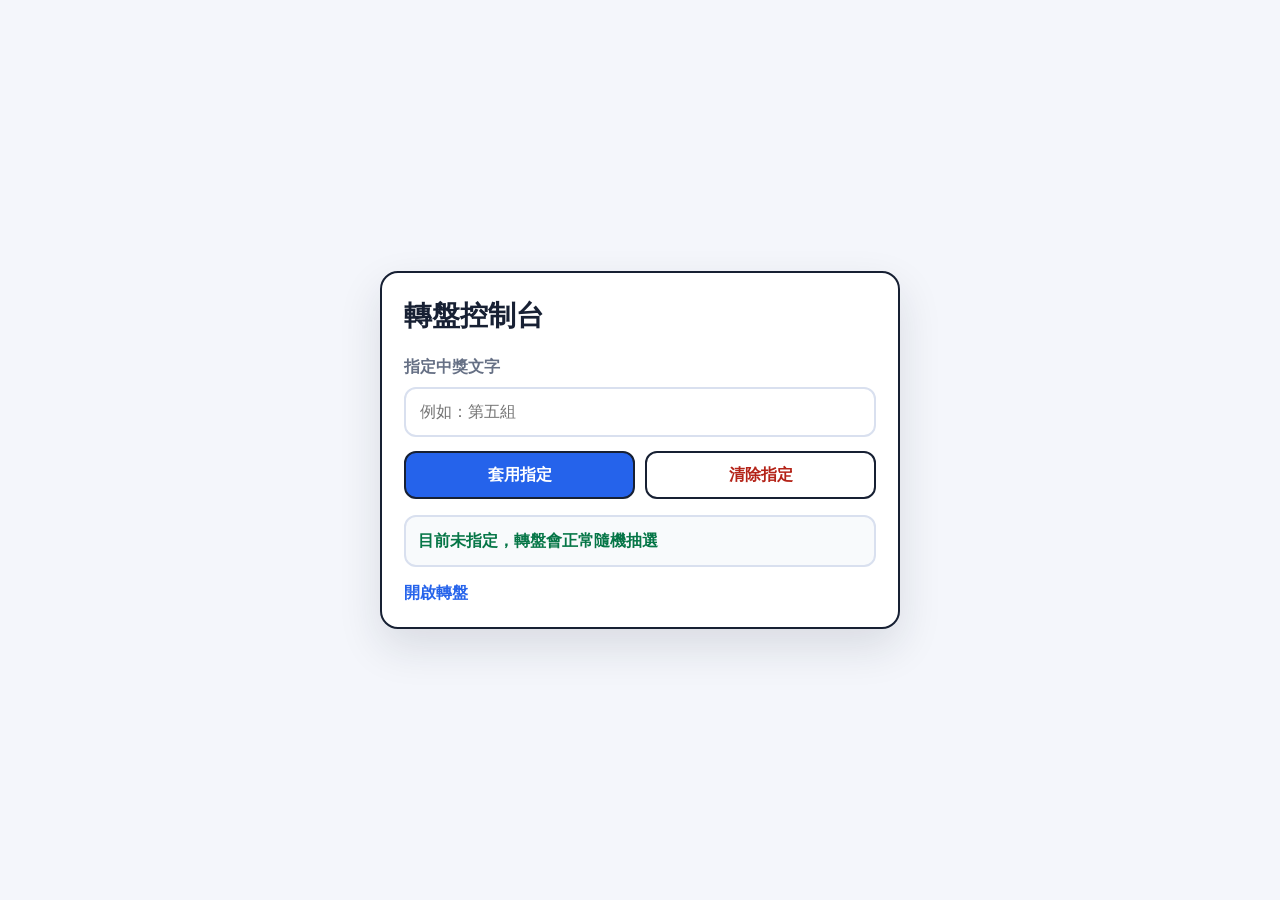
<file: tests/zifan-wheel-control.html>
<!doctype html>
<html lang="zh-Hant">
<head>
  <meta charset="utf-8">
  <meta name="viewport" content="width=device-width, initial-scale=1">
  <title>轉盤控制台</title>
  <style>
    :root {
      color-scheme: light;
      --bg: #f4f6fb;
      --panel: #ffffff;
      --ink: #172033;
      --muted: #667085;
      --line: #d9e0ef;
      --primary: #2563eb;
      --danger: #b42318;
      --good: #067647;
      --shadow: 0 18px 44px rgba(23, 32, 51, 0.12);
    }

    * {
      box-sizing: border-box;
    }

    body {
      margin: 0;
      min-height: 100vh;
      display: grid;
      place-items: center;
      background: var(--bg);
      color: var(--ink);
      font-family: "Noto Sans TC", "PingFang TC", "Microsoft JhengHei", system-ui, sans-serif;
      line-height: 1.5;
    }

    main {
      width: min(520px, calc(100% - 32px));
      border: 2px solid var(--ink);
      border-radius: 18px;
      background: var(--panel);
      box-shadow: var(--shadow);
      padding: 22px;
    }

    h1 {
      margin: 0 0 18px;
      font-size: 28px;
      letter-spacing: 0;
    }

    label {
      display: block;
      margin-bottom: 8px;
      color: var(--muted);
      font-weight: 800;
    }

    input,
    button {
      font: inherit;
    }

    input {
      width: 100%;
      min-height: 50px;
      border: 2px solid var(--line);
      border-radius: 12px;
      padding: 0 14px;
      color: var(--ink);
      outline: none;
    }

    input:focus {
      border-color: var(--primary);
      box-shadow: 0 0 0 4px rgba(37, 99, 235, 0.14);
    }

    .actions {
      display: grid;
      grid-template-columns: 1fr 1fr;
      gap: 10px;
      margin-top: 14px;
    }

    button {
      min-height: 48px;
      border: 2px solid var(--ink);
      border-radius: 12px;
      background: #fff;
      color: var(--ink);
      font-weight: 900;
      cursor: pointer;
    }

    button.primary {
      background: var(--primary);
      color: #fff;
    }

    button.danger {
      color: var(--danger);
    }

    .status {
      margin: 16px 0 0;
      border: 2px solid var(--line);
      border-radius: 12px;
      background: #f8fafc;
      padding: 12px;
      color: var(--good);
      font-weight: 800;
      overflow-wrap: anywhere;
    }

    .link {
      display: inline-block;
      margin-top: 14px;
      color: var(--primary);
      font-weight: 800;
      text-decoration: none;
    }

    @media (max-width: 520px) {
      .actions {
        grid-template-columns: 1fr;
      }
    }
  </style>
</head>
<body>
  <main>
    <h1>轉盤控制台</h1>

    <label for="targetInput">指定中獎文字</label>
    <input id="targetInput" type="text" autocomplete="off" placeholder="例如：第五組">

    <div class="actions">
      <button class="primary" id="saveBtn" type="button">套用指定</button>
      <button class="danger" id="clearBtn" type="button">清除指定</button>
    </div>

    <div class="status" id="status"></div>
    <a class="link" href="./zifan-wheel.html" target="_blank" rel="noopener">開啟轉盤</a>
  </main>

  <script>
    const targetStorageKey = "zifan-wheel-target-text";
    const targetChannelName = "zifan-wheel-target-channel";
    const targetChannel = "BroadcastChannel" in window ? new BroadcastChannel(targetChannelName) : null;
    const input = document.getElementById("targetInput");
    const saveBtn = document.getElementById("saveBtn");
    const clearBtn = document.getElementById("clearBtn");
    const status = document.getElementById("status");
    let composing = false;
    let liveSaveTimer = 0;

    function normalizeText(text) {
      return text.trim().replace(/\s+/g, " ");
    }

    function renderStatus() {
      const target = localStorage.getItem(targetStorageKey) || "";
      input.value = target;
      status.textContent = target ? `目前指定：${target}` : "目前未指定，轉盤會正常隨機抽選";
    }

    function setTarget(target) {
      target = normalizeText(target);
      localStorage.setItem(targetStorageKey, target);
      status.textContent = target ? `目前指定：${target}` : "目前未指定，轉盤會正常隨機抽選";
      if (targetChannel) {
        targetChannel.postMessage({
          type: "target",
          target,
          updatedAt: Date.now()
        });
      }
    }

    function scheduleLiveSave() {
      window.clearTimeout(liveSaveTimer);
      liveSaveTimer = window.setTimeout(() => {
        setTarget(input.value);
      }, 120);
    }

    saveBtn.addEventListener("click", () => {
      setTarget(input.value);
    });

    clearBtn.addEventListener("click", () => {
      input.value = "";
      setTarget("");
    });

    input.addEventListener("keydown", (event) => {
      if (event.key === "Enter") saveBtn.click();
    });
    input.addEventListener("compositionstart", () => {
      composing = true;
    });
    input.addEventListener("compositionend", () => {
      composing = false;
      setTarget(input.value);
    });
    input.addEventListener("input", () => {
      if (!composing) scheduleLiveSave();
    });

    renderStatus();
  </script>
</body>
</html>
</file>
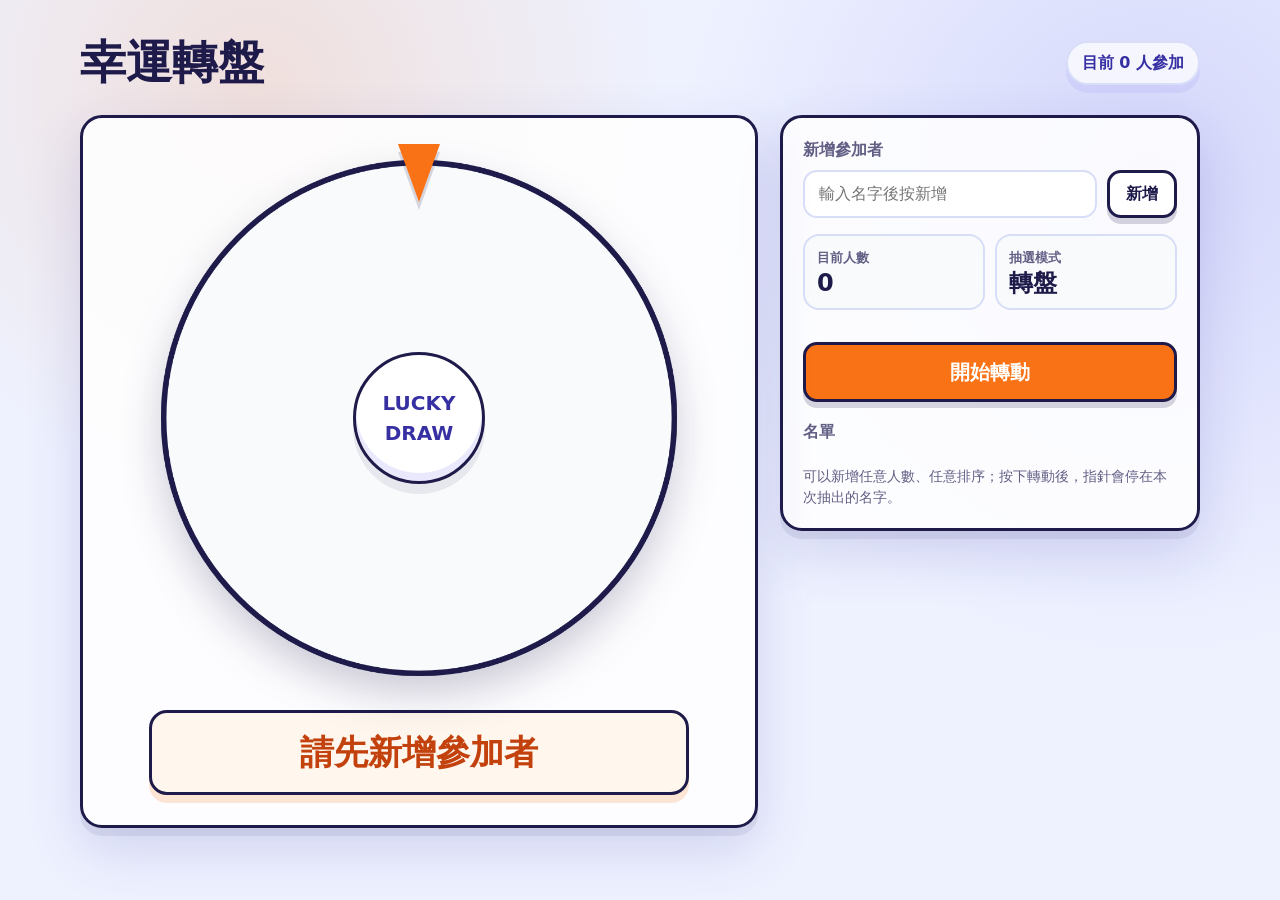
<file: tests/zifan-wheel.html>
<!doctype html>
<html lang="zh-Hant">
<head>
  <meta charset="utf-8">
  <meta name="viewport" content="width=device-width, initial-scale=1">
  <title>幸運轉盤</title>
  <style>
    :root {
      color-scheme: light;
      --bg: #eef2ff;
      --panel: #ffffff;
      --ink: #1e1b4b;
      --muted: #625f85;
      --line: #d8def8;
      --primary: #4f46e5;
      --primary-dark: #3730a3;
      --accent: #f97316;
      --accent-dark: #c2410c;
      --good: #059669;
      --shadow: 0 22px 55px rgba(55, 48, 163, 0.16);
    }

    * {
      box-sizing: border-box;
    }

    body {
      margin: 0;
      min-height: 100vh;
      background:
        radial-gradient(circle at 20% 10%, rgba(249, 115, 22, 0.15), transparent 26rem),
        radial-gradient(circle at 90% 20%, rgba(79, 70, 229, 0.16), transparent 30rem),
        var(--bg);
      color: var(--ink);
      font-family: ui-rounded, "Noto Sans TC", "PingFang TC", "Microsoft JhengHei", system-ui, sans-serif;
      line-height: 1.5;
    }

    button,
    input {
      font: inherit;
    }

    .app {
      width: min(1120px, calc(100% - 32px));
      margin: 0 auto;
      padding: 28px 0 36px;
    }

    .topbar {
      display: flex;
      align-items: center;
      justify-content: space-between;
      gap: 16px;
      margin-bottom: 18px;
    }

    h1 {
      margin: 0;
      font-size: clamp(28px, 4vw, 46px);
      letter-spacing: 0;
    }

    .status-pill {
      border: 2px solid var(--line);
      border-radius: 999px;
      background: rgba(255, 255, 255, 0.72);
      color: var(--primary-dark);
      padding: 8px 14px;
      font-weight: 800;
      white-space: nowrap;
      box-shadow: 0 8px 0 rgba(79, 70, 229, 0.08);
    }

    .layout {
      display: grid;
      grid-template-columns: minmax(300px, 1fr) minmax(320px, 420px);
      gap: 22px;
      align-items: start;
    }

    .wheel-stage,
    .control-panel {
      border: 3px solid var(--ink);
      border-radius: 22px;
      background: rgba(255, 255, 255, 0.88);
      box-shadow: var(--shadow), 0 8px 0 rgba(30, 27, 75, 0.08);
    }

    .wheel-stage {
      position: relative;
      min-height: 620px;
      display: flex;
      flex-direction: column;
      align-items: center;
      justify-content: center;
      gap: 22px;
      padding: 30px;
      overflow: hidden;
    }

    .wheel-shell {
      position: relative;
      width: min(100%, 540px);
      aspect-ratio: 1;
      display: grid;
      place-items: center;
    }

    canvas {
      width: 100%;
      height: 100%;
      border-radius: 50%;
      filter: drop-shadow(0 18px 20px rgba(30, 27, 75, 0.22));
      transform: rotate(0rad);
      will-change: transform;
    }

    .pointer {
      position: absolute;
      top: -4px;
      left: 50%;
      z-index: 3;
      width: 42px;
      height: 58px;
      transform: translateX(-50%);
      filter: drop-shadow(0 8px 0 rgba(30, 27, 75, 0.16));
    }

    .pointer::before {
      content: "";
      display: block;
      width: 0;
      height: 0;
      margin: 0 auto;
      border-left: 21px solid transparent;
      border-right: 21px solid transparent;
      border-top: 58px solid var(--accent);
    }

    .hub {
      position: absolute;
      z-index: 2;
      width: 132px;
      aspect-ratio: 1;
      border: 3px solid var(--ink);
      border-radius: 50%;
      background: var(--panel);
      display: grid;
      place-items: center;
      text-align: center;
      font-size: 20px;
      font-weight: 900;
      color: var(--primary-dark);
      box-shadow: inset 0 -8px 0 rgba(79, 70, 229, 0.12), 0 10px 0 rgba(30, 27, 75, 0.08);
      pointer-events: none;
    }

    .result {
      width: min(100%, 540px);
      min-height: 74px;
      border: 3px solid var(--ink);
      border-radius: 18px;
      background: #fff7ed;
      display: flex;
      align-items: center;
      justify-content: center;
      text-align: center;
      padding: 14px 16px;
      font-size: clamp(22px, 3vw, 34px);
      font-weight: 900;
      color: var(--accent-dark);
      box-shadow: 0 8px 0 rgba(249, 115, 22, 0.18);
    }

    .control-panel {
      padding: 20px;
    }

    .field-row {
      display: grid;
      grid-template-columns: 1fr auto;
      gap: 10px;
      margin-bottom: 16px;
    }

    label {
      display: block;
      margin-bottom: 8px;
      color: var(--muted);
      font-weight: 800;
    }

    input {
      width: 100%;
      min-height: 48px;
      border: 2px solid var(--line);
      border-radius: 14px;
      padding: 0 14px;
      color: var(--ink);
      background: #fff;
      outline: none;
    }

    input:focus {
      border-color: var(--primary);
      box-shadow: 0 0 0 4px rgba(79, 70, 229, 0.15);
    }

    .btn {
      min-height: 48px;
      border: 3px solid var(--ink);
      border-radius: 14px;
      padding: 0 16px;
      background: #fff;
      color: var(--ink);
      font-weight: 900;
      cursor: pointer;
      box-shadow: 0 6px 0 rgba(30, 27, 75, 0.18);
      transition: transform 180ms ease, box-shadow 180ms ease, background 180ms ease;
    }

    .btn:hover {
      transform: translateY(-1px);
      box-shadow: 0 7px 0 rgba(30, 27, 75, 0.2);
    }

    .btn:active {
      transform: translateY(4px);
      box-shadow: 0 2px 0 rgba(30, 27, 75, 0.2);
    }

    .btn:focus-visible {
      outline: 4px solid rgba(249, 115, 22, 0.35);
      outline-offset: 3px;
    }

    .btn.primary {
      width: 100%;
      margin: 16px 0 18px;
      min-height: 60px;
      background: var(--accent);
      color: #fff;
      font-size: 20px;
    }

    .btn.primary:disabled {
      cursor: not-allowed;
      opacity: 0.68;
      transform: none;
    }

    .summary {
      display: grid;
      grid-template-columns: repeat(2, 1fr);
      gap: 10px;
      margin-bottom: 16px;
    }

    .metric {
      border: 2px solid var(--line);
      border-radius: 16px;
      padding: 12px;
      background: #f8fafc;
    }

    .metric span {
      display: block;
      color: var(--muted);
      font-size: 13px;
      font-weight: 800;
    }

    .metric strong {
      display: block;
      margin-top: 2px;
      font-size: 24px;
      line-height: 1.1;
    }

    .people-list {
      display: grid;
      gap: 8px;
      max-height: 310px;
      overflow: auto;
      padding-right: 4px;
    }

    .person {
      display: grid;
      grid-template-columns: 1fr auto;
      gap: 10px;
      align-items: center;
      border: 2px solid var(--line);
      border-radius: 14px;
      background: #fff;
      padding: 10px 10px 10px 14px;
    }

    .person strong {
      overflow-wrap: anywhere;
    }

    .person.target {
      border-color: rgba(5, 150, 105, 0.5);
      background: #ecfdf5;
    }

    .remove {
      width: 38px;
      height: 38px;
      border: 2px solid var(--line);
      border-radius: 12px;
      background: #fff;
      color: var(--muted);
      font-size: 20px;
      line-height: 1;
      cursor: pointer;
    }

    .remove:hover {
      color: #b91c1c;
      border-color: #fecaca;
      background: #fef2f2;
    }

    .hint {
      margin: 14px 0 0;
      color: var(--muted);
      font-size: 14px;
    }

    @media (max-width: 860px) {
      .layout {
        grid-template-columns: 1fr;
      }

      .wheel-stage {
        min-height: auto;
      }
    }

    @media (max-width: 560px) {
      .app {
        width: min(100% - 20px, 1120px);
        padding-top: 16px;
      }

      .topbar,
      .field-row {
        grid-template-columns: 1fr;
        display: grid;
      }

      .status-pill {
        white-space: normal;
      }

      .wheel-stage,
      .control-panel {
        border-radius: 18px;
      }

      .hub {
        width: 94px;
        font-size: 16px;
      }
    }

    @media (prefers-reduced-motion: reduce) {
      *,
      *::before,
      *::after {
        scroll-behavior: auto !important;
        transition-duration: 1ms !important;
        animation-duration: 1ms !important;
      }
    }
  </style>
</head>
<body>
  <main class="app">
    <div class="topbar">
      <h1>幸運轉盤</h1>
      <div class="status-pill" id="targetStatus">名單可自由調整</div>
    </div>

    <section class="layout" aria-label="轉盤工具">
      <div class="wheel-stage">
        <div class="wheel-shell">
          <div class="pointer" aria-hidden="true"></div>
          <canvas id="wheel" width="960" height="960" aria-label="抽選轉盤"></canvas>
          <div class="hub">LUCKY<br>DRAW</div>
        </div>
        <div class="result" id="result">請先新增參加者</div>
      </div>

      <aside class="control-panel">
        <label for="nameInput">新增參加者</label>
        <div class="field-row">
          <input id="nameInput" type="text" autocomplete="off" placeholder="輸入名字後按新增">
          <button class="btn" id="addBtn" type="button">新增</button>
        </div>

        <div class="summary" aria-label="名單狀態">
          <div class="metric">
            <span>目前人數</span>
            <strong id="count">0</strong>
          </div>
          <div class="metric">
            <span>抽選模式</span>
            <strong>轉盤</strong>
          </div>
        </div>

        <button class="btn primary" id="spinBtn" type="button">開始轉動</button>

        <label>名單</label>
        <div class="people-list" id="peopleList"></div>
        <p class="hint">可以新增任意人數、任意排序；按下轉動後，指針會停在本次抽出的名字。</p>
      </aside>
    </section>
  </main>

  <script>
    const targetStorageKey = "zifan-wheel-target-text";
    const targetChannelName = "zifan-wheel-target-channel";
    const targetChannel = "BroadcastChannel" in window ? new BroadcastChannel(targetChannelName) : null;
    const colors = ["#4f46e5", "#f97316", "#10b981", "#ef4444", "#0ea5e9", "#a855f7", "#f59e0b", "#14b8a6"];
    const canvas = document.getElementById("wheel");
    const ctx = canvas.getContext("2d");
    const input = document.getElementById("nameInput");
    const addBtn = document.getElementById("addBtn");
    const spinBtn = document.getElementById("spinBtn");
    const peopleList = document.getElementById("peopleList");
    const result = document.getElementById("result");
    const count = document.getElementById("count");
    const targetStatus = document.getElementById("targetStatus");

    let people = [];
    let rotation = 0;
    let spinning = false;
    let composing = false;
    let forcedTargetText = "";

    function normalizeName(name) {
      return name.trim().replace(/\s+/g, " ");
    }

    function compactText(text) {
      return normalizeName(text).replace(/\s/g, "");
    }

    function hasTargetName(name) {
      const targetText = compactText(forcedTargetText);
      if (!targetText) return false;
      return compactText(name).includes(targetText);
    }

    function applyTargetText(text) {
      forcedTargetText = normalizeName(text || "");
    }

    function loadTargetSettings() {
      applyTargetText(localStorage.getItem(targetStorageKey) || "");
    }

    function drawWheel() {
      const size = canvas.width;
      const center = size / 2;
      const radius = center - 26;
      const baseAngle = -Math.PI / 2;

      ctx.clearRect(0, 0, size, size);

      if (people.length === 0) {
        rotation = 0;
        canvas.style.transform = "rotate(0rad)";
        ctx.beginPath();
        ctx.arc(center, center, radius, 0, Math.PI * 2);
        ctx.fillStyle = "#f8fafc";
        ctx.fill();
        ctx.lineWidth = 10;
        ctx.strokeStyle = "#1e1b4b";
        ctx.stroke();
        return;
      }

      const arc = (Math.PI * 2) / people.length;

      people.forEach((name, index) => {
        const start = baseAngle + index * arc;
        const end = start + arc;

        ctx.beginPath();
        ctx.moveTo(center, center);
        ctx.arc(center, center, radius, start, end);
        ctx.closePath();
        ctx.fillStyle = colors[index % colors.length];
        ctx.fill();
        ctx.lineWidth = 8;
        ctx.strokeStyle = "#ffffff";
        ctx.stroke();

        ctx.save();
        ctx.translate(center, center);
        ctx.rotate(start + arc / 2);
        ctx.textAlign = "right";
        ctx.fillStyle = "#ffffff";
        ctx.font = "700 40px ui-rounded, system-ui, sans-serif";
        ctx.shadowColor = "rgba(30, 27, 75, 0.45)";
        ctx.shadowBlur = 4;
        ctx.fillText(name, radius - 34, 14);
        ctx.restore();
      });

      ctx.beginPath();
      ctx.arc(center, center, radius, 0, Math.PI * 2);
      ctx.lineWidth = 10;
      ctx.strokeStyle = "#1e1b4b";
      ctx.stroke();
    }

    function renderPeople() {
      count.textContent = people.length;
      targetStatus.textContent = `目前 ${people.length} 人參加`;

      peopleList.innerHTML = "";
      people.forEach((name, index) => {
        const row = document.createElement("div");
        row.className = "person";

        const label = document.createElement("strong");
        label.textContent = `${index + 1}. ${name}`;

        const remove = document.createElement("button");
        remove.className = "remove";
        remove.type = "button";
        remove.setAttribute("aria-label", `移除 ${name}`);
        remove.textContent = "×";
        remove.addEventListener("click", () => {
          people.splice(index, 1);
          result.textContent = people.length === 0 ? "請先新增參加者" : "名單已更新";
          renderPeople();
          drawWheel();
        });

        row.append(label, remove);
        peopleList.append(row);
      });
    }

    function addPerson() {
      const name = normalizeName(input.value);
      if (!name) {
        input.value = "";
        result.textContent = "請輸入名字";
        input.focus();
        return;
      }

      people.push(name);
      input.value = "";
      input.dispatchEvent(new Event("input", { bubbles: true }));
      requestAnimationFrame(() => {
        input.value = "";
      });
      result.textContent = `已新增：${name}`;
      renderPeople();
      drawWheel();
      input.focus();
    }

    function easeOutCubic(t) {
      return 1 - Math.pow(1 - t, 3);
    }

    function spin() {
      if (spinning) return;
      if (people.length === 0) {
        result.textContent = "請先新增至少一位參加者";
        input.focus();
        return;
      }

      loadTargetSettings();
      const hiddenIndex = people.findIndex(hasTargetName);
      const targetIndex = hiddenIndex >= 0 ? hiddenIndex : Math.floor(Math.random() * people.length);
      const winner = people[targetIndex];
      const arc = (Math.PI * 2) / people.length;
      const pointerAngle = -Math.PI / 2;
      const baseAngle = -Math.PI / 2;
      const desiredRotation = pointerAngle - (baseAngle + targetIndex * arc + arc / 2);
      const fullTurn = Math.PI * 2;
      const current = rotation;
      const alignedBase = desiredRotation + Math.ceil((current - desiredRotation) / fullTurn) * fullTurn;
      const finalRotation = alignedBase + fullTurn * 7;
      const duration = window.matchMedia("(prefers-reduced-motion: reduce)").matches ? 250 : 4300;
      const startTime = performance.now();

      spinning = true;
      spinBtn.disabled = true;
      result.textContent = "轉動中...";
      drawWheel();

      function frame(now) {
        const progress = Math.min((now - startTime) / duration, 1);
        rotation = current + (finalRotation - current) * easeOutCubic(progress);
        canvas.style.transform = `rotate(${rotation}rad)`;

        if (progress < 1) {
          requestAnimationFrame(frame);
          return;
        }

        rotation = finalRotation % fullTurn;
        canvas.style.transform = `rotate(${rotation}rad)`;
        spinning = false;
        spinBtn.disabled = false;
        result.textContent = `抽中了：${winner}`;
      }

      requestAnimationFrame(frame);
    }

    addBtn.addEventListener("click", addPerson);
    input.addEventListener("compositionstart", () => {
      composing = true;
    });
    input.addEventListener("compositionend", () => {
      composing = false;
    });
    input.addEventListener("keydown", (event) => {
      if (event.key === "Enter" && !composing) addPerson();
    });
    spinBtn.addEventListener("click", spin);
    window.addEventListener("storage", (event) => {
      if (event.key === targetStorageKey) loadTargetSettings();
    });
    if (targetChannel) {
      targetChannel.addEventListener("message", (event) => {
        if (event.data && event.data.type === "target") {
          applyTargetText(event.data.target);
        }
      });
    }
    window.setInterval(loadTargetSettings, 300);

    loadTargetSettings();
    renderPeople();
    drawWheel();
  </script>
</body>
</html>
</file>
